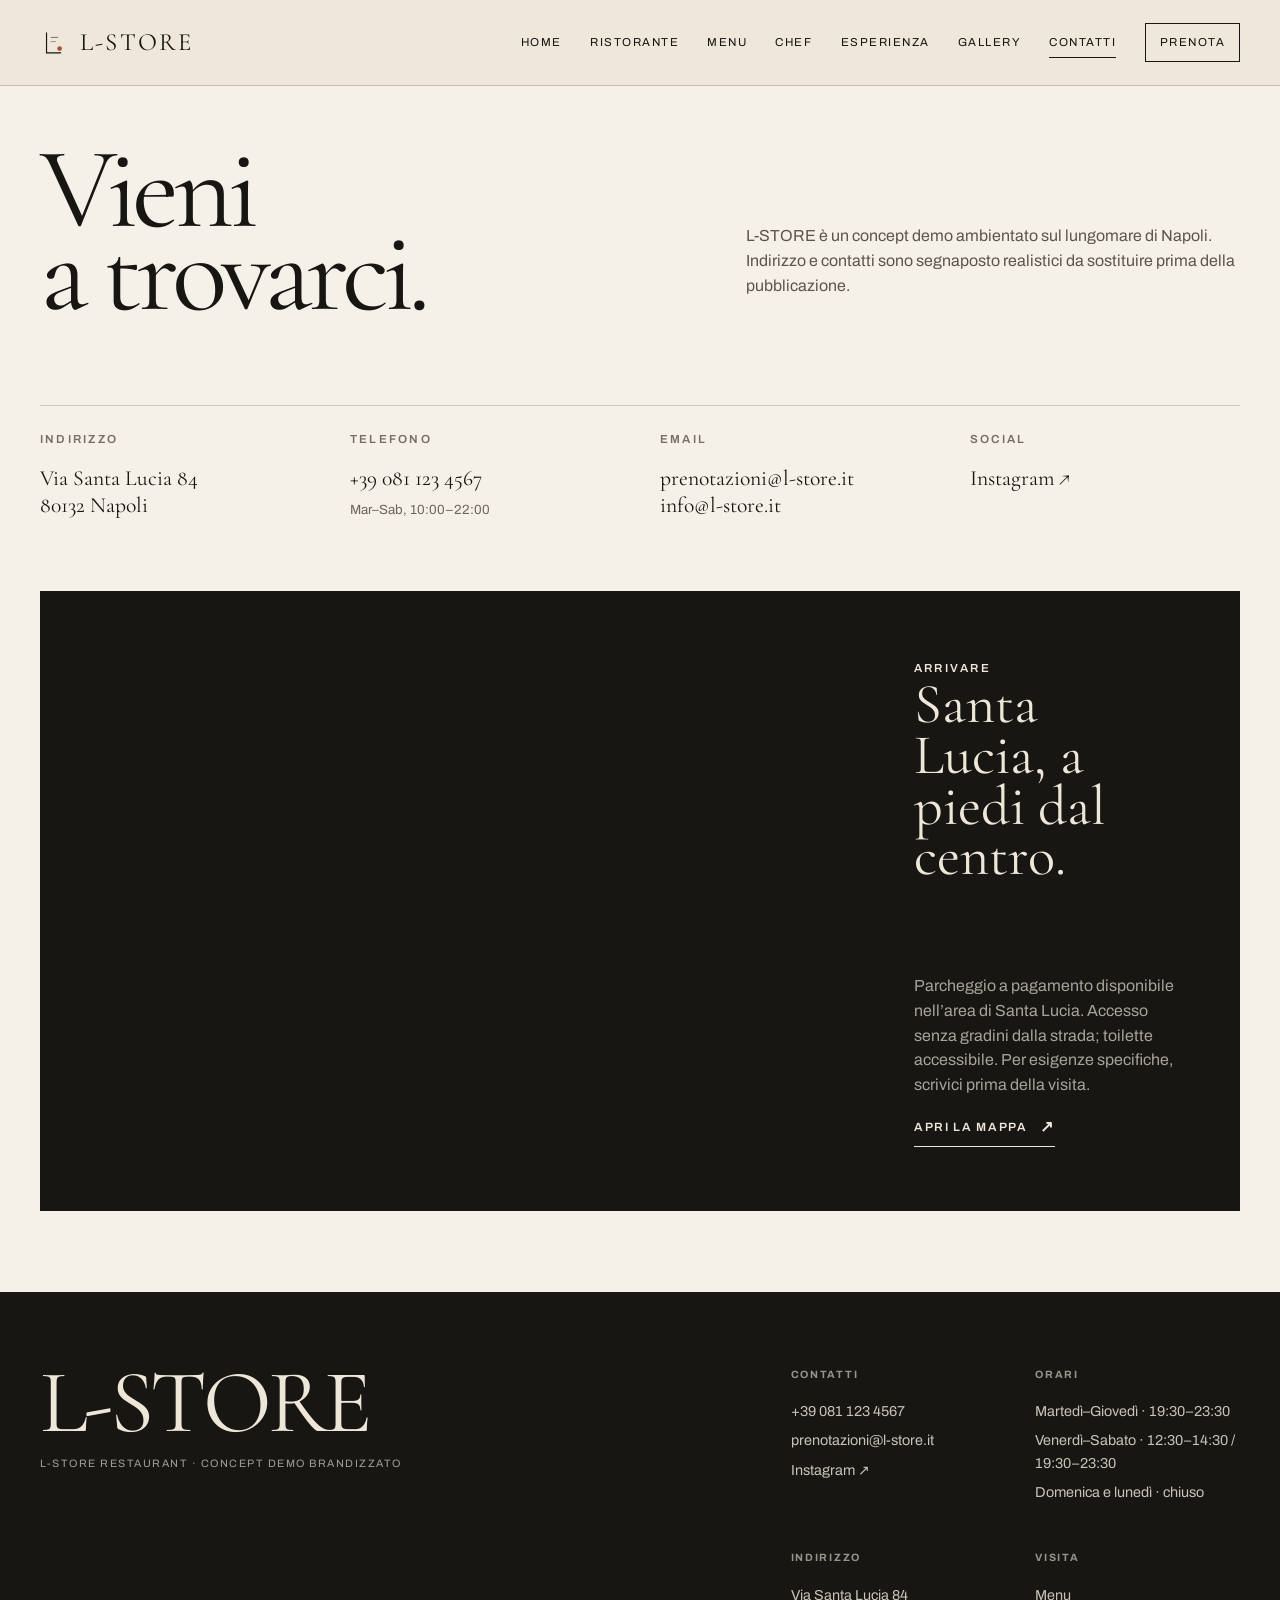
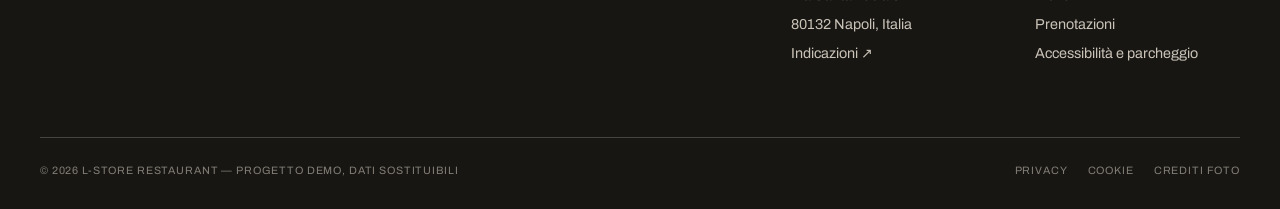
<file: contatti.html>
<!doctype html>
<html lang="it"><head>
<meta charset="utf-8"><meta name="viewport" content="width=device-width, initial-scale=1, viewport-fit=cover">
<title>Contatti — L-Store Restaurant</title><meta name="description" content="Indirizzo, orari, telefono, email, accessibilità e indicazioni per L-STORE a Napoli.">
<link rel="canonical" href="https://www.l-store.it/contatti.html"><link rel="icon" href="assets/img/favicon.svg" type="image/svg+xml">
<meta property="og:type" content="website"><meta property="og:title" content="Contatti — L-Store Restaurant"><meta property="og:description" content="Indirizzo, orari, telefono, email, accessibilità e indicazioni per L-STORE a Napoli."><meta property="og:image" content="https://images.unsplash.com/photo-1750943031775-f18a5dba24c3?auto=format&fit=crop&q=82&w=2200"><meta property="og:locale" content="it_IT">
<meta name="theme-color" content="#171613"><link rel="stylesheet" href="assets/css/main.css"><script type="application/ld+json">{"@context": "https://schema.org", "@type": "Restaurant", "name": "L-Store Restaurant", "description": "L-Store Restaurant è un concept demo premium brandizzato L-STORE, con cucina italiana contemporanea a Napoli.", "url": "https://www.l-store.it/", "telephone": "+390811234567", "email": "prenotazioni@l-store.it", "servesCuisine": ["Italian", "Contemporary Italian"], "priceRange": "€€€€", "address": {"@type": "PostalAddress", "streetAddress": "Via Santa Lucia 84", "postalCode": "80132", "addressLocality": "Napoli", "addressCountry": "IT"}, "openingHoursSpecification": [{"@type": "OpeningHoursSpecification", "dayOfWeek": ["Tuesday", "Wednesday", "Thursday"], "opens": "19:30", "closes": "23:30"}, {"@type": "OpeningHoursSpecification", "dayOfWeek": ["Friday", "Saturday"], "opens": "12:30", "closes": "14:30"}, {"@type": "OpeningHoursSpecification", "dayOfWeek": ["Friday", "Saturday"], "opens": "19:30", "closes": "23:30"}], "acceptsReservations": "True", "menu": "https://www.l-store.it/menu.html"}</script>
</head><body><a class="skip-link" href="#main">Vai al contenuto</a>
<header class="site-header inner">
  <a class="brand" href="index.html" aria-label="L-Store Restaurant, home"><img class="brand-mark" src="assets/img/logo-mark.svg" alt=""><span>L-STORE</span></a>
  <nav class="desktop-nav" aria-label="Navigazione principale"><a href="index.html">Home</a><a href="ristorante.html">Ristorante</a><a href="menu.html">Menu</a><a href="chef.html">Chef</a><a href="esperienza.html">Esperienza</a><a href="gallery.html">Gallery</a><a href="contatti.html" aria-current="page">Contatti</a><a class="book-link" href="prenotazioni.html">Prenota</a></nav>
  <button class="menu-toggle" type="button" aria-label="Apri menu" aria-expanded="false" aria-controls="mobile-menu"><span></span></button>
</header>
<div class="mobile-menu" id="mobile-menu" aria-hidden="true"><nav aria-label="Navigazione mobile"><a href="index.html">Home</a><a href="ristorante.html">Ristorante</a><a href="menu.html">Menu</a><a href="chef.html">Chef</a><a href="esperienza.html">Esperienza</a><a href="gallery.html">Gallery</a><a href="contatti.html" aria-current="page">Contatti</a><a href="prenotazioni.html">Prenota</a></nav><div class="mobile-menu-meta"><span>Napoli · Italia</span><span>Mar–Sab</span></div></div>
<a class="mobile-book" href="prenotazioni.html">Prenota un tavolo</a><main id="main">
<section class="contact-page"><div class="container"><div class="contact-head"><h1>Vieni<br>a trovarci.</h1><p>L-STORE è un concept demo ambientato sul lungomare di Napoli. Indirizzo e contatti sono segnaposto realistici da sostituire prima della pubblicazione.</p></div><div class="contact-info"><div class="contact-block"><div class="eyebrow">Indirizzo</div><p>Via Santa Lucia 84</p><p>80132 Napoli</p></div><div class="contact-block"><div class="eyebrow">Telefono</div><a href="tel:+390811234567">+39 081 123 4567</a><small>Mar–Sab, 10:00–22:00</small></div><div class="contact-block"><div class="eyebrow">Email</div><a href="mailto:prenotazioni@l-store.it">prenotazioni@l-store.it</a><a href="mailto:info@l-store.it">info@l-store.it</a></div><div class="contact-block"><div class="eyebrow">Social</div><a href="https://instagram.com/" target="_blank" rel="noopener">Instagram ↗</a></div></div><div class="map-wrap"><iframe title="Mappa indicativa del lungomare di Napoli" loading="lazy" src="https://www.openstreetmap.org/export/embed.html?bbox=14.2400%2C40.8240%2C14.2590%2C40.8385&layer=mapnik&marker=40.8299%2C14.2489"></iframe><div class="map-note"><div><span class="eyebrow">Arrivare</span><h2>Santa Lucia, a piedi dal centro.</h2></div><div><p>Parcheggio a pagamento disponibile nell’area di Santa Lucia. Accesso senza gradini dalla strada; toilette accessibile. Per esigenze specifiche, scrivici prima della visita.</p><a class="link-arrow" href="https://www.openstreetmap.org/?mlat=40.8299&mlon=14.2489#map=17/40.8299/14.2489" target="_blank" rel="noopener">Apri la mappa</a></div></div></div></div></section></main><footer class="site-footer">
  <div class="footer-top">
    <div class="footer-brand">L-STORE<small>L-Store Restaurant · Concept demo brandizzato</small></div>
    <div class="footer-info">
      <div class="footer-col"><h3>Contatti</h3><a href="tel:+390811234567">+39 081 123 4567</a><a href="mailto:prenotazioni@l-store.it">prenotazioni@l-store.it</a><a href="https://instagram.com/" target="_blank" rel="noopener">Instagram ↗</a></div>
      <div class="footer-col"><h3>Orari</h3><p>Martedì–Giovedì · 19:30–23:30</p><p>Venerdì–Sabato · 12:30–14:30 / 19:30–23:30</p><p>Domenica e lunedì · chiuso</p></div>
      <div class="footer-col"><h3>Indirizzo</h3><p>Via Santa Lucia 84</p><p>80132 Napoli, Italia</p><a href="contatti.html">Indicazioni ↗</a></div>
      <div class="footer-col"><h3>Visita</h3><a href="menu.html">Menu</a><a href="prenotazioni.html">Prenotazioni</a><a href="contatti.html">Accessibilità e parcheggio</a></div>
    </div>
  </div>
  <div class="footer-bottom"><span>© 2026 L-Store Restaurant — Progetto demo, dati sostituibili</span><div class="footer-bottom-links"><a href="privacy.html">Privacy</a><a href="cookie.html">Cookie</a><a href="credits.html">Crediti foto</a></div></div>
</footer><script src="assets/js/main.js" defer></script></body></html>
</file>
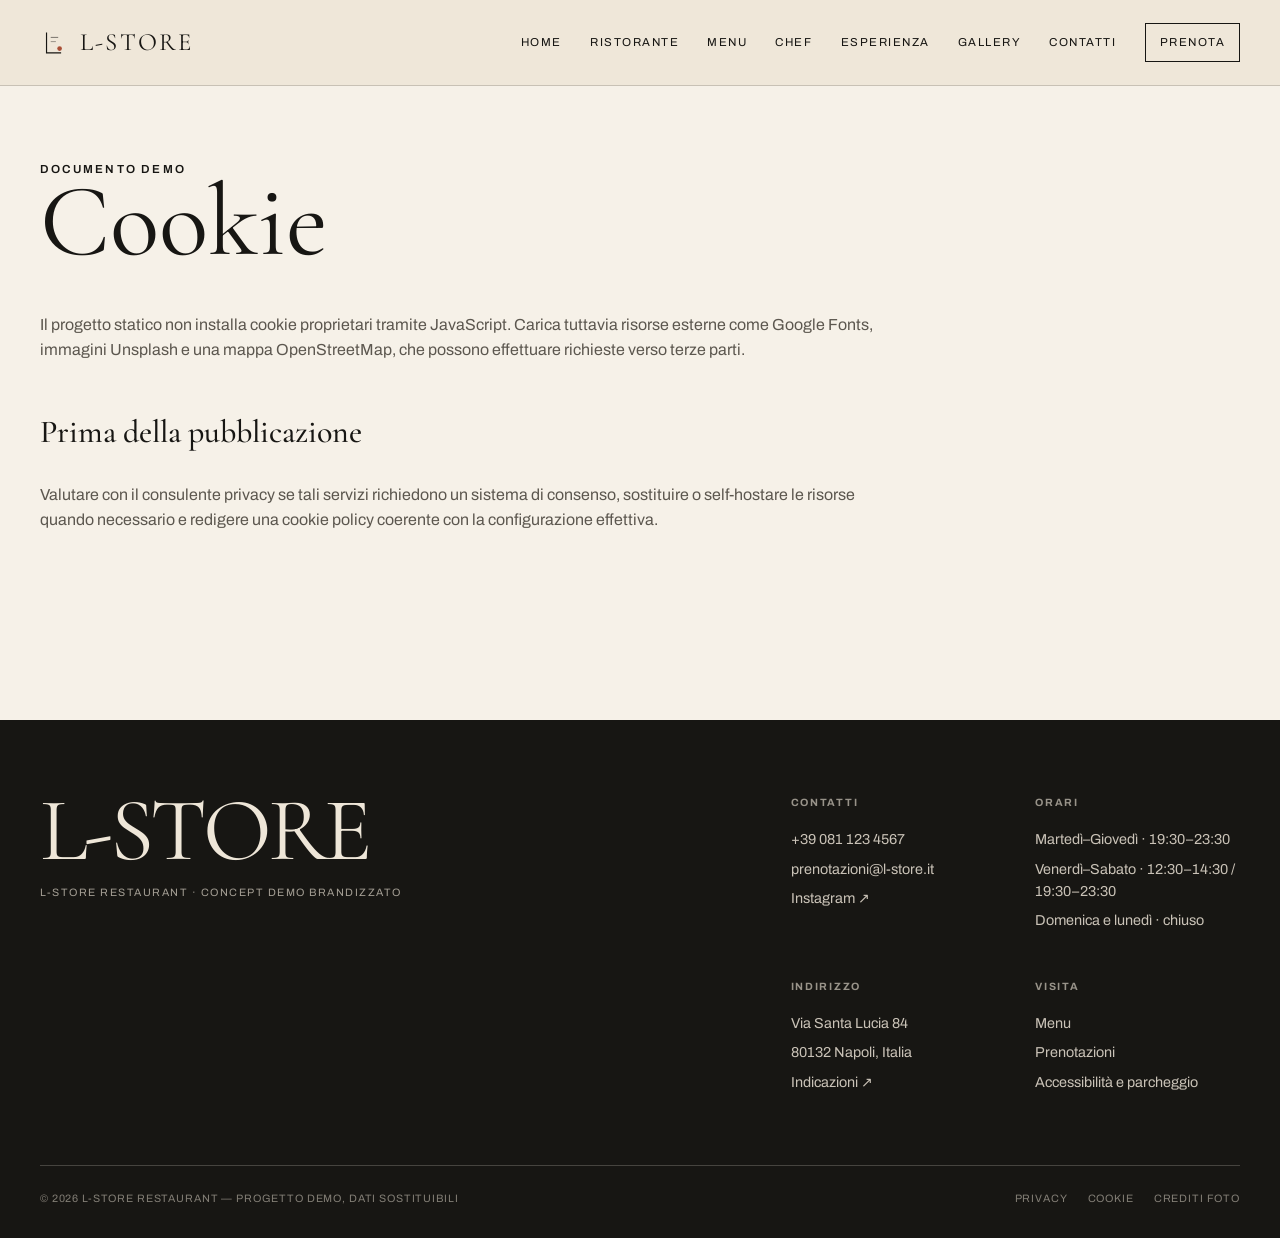
<file: cookie.html>
<!doctype html>
<html lang="it"><head>
<meta charset="utf-8"><meta name="viewport" content="width=device-width, initial-scale=1, viewport-fit=cover">
<title>Cookie — L-Store Restaurant</title><meta name="description" content="Cookie policy demo del progetto L-STORE.">
<link rel="canonical" href="https://www.l-store.it/cookie.html"><link rel="icon" href="assets/img/favicon.svg" type="image/svg+xml">
<meta property="og:type" content="website"><meta property="og:title" content="Cookie — L-Store Restaurant"><meta property="og:description" content="Cookie policy demo del progetto L-STORE."><meta property="og:image" content="https://images.unsplash.com/photo-1750943031775-f18a5dba24c3?auto=format&fit=crop&q=82&w=2200"><meta property="og:locale" content="it_IT">
<meta name="theme-color" content="#171613"><link rel="stylesheet" href="assets/css/main.css"><script type="application/ld+json">{"@context": "https://schema.org", "@type": "Restaurant", "name": "L-Store Restaurant", "description": "L-Store Restaurant è un concept demo premium brandizzato L-STORE, con cucina italiana contemporanea a Napoli.", "url": "https://www.l-store.it/", "telephone": "+390811234567", "email": "prenotazioni@l-store.it", "servesCuisine": ["Italian", "Contemporary Italian"], "priceRange": "€€€€", "address": {"@type": "PostalAddress", "streetAddress": "Via Santa Lucia 84", "postalCode": "80132", "addressLocality": "Napoli", "addressCountry": "IT"}, "openingHoursSpecification": [{"@type": "OpeningHoursSpecification", "dayOfWeek": ["Tuesday", "Wednesday", "Thursday"], "opens": "19:30", "closes": "23:30"}, {"@type": "OpeningHoursSpecification", "dayOfWeek": ["Friday", "Saturday"], "opens": "12:30", "closes": "14:30"}, {"@type": "OpeningHoursSpecification", "dayOfWeek": ["Friday", "Saturday"], "opens": "19:30", "closes": "23:30"}], "acceptsReservations": "True", "menu": "https://www.l-store.it/menu.html"}</script>
</head><body><a class="skip-link" href="#main">Vai al contenuto</a>
<header class="site-header inner">
  <a class="brand" href="index.html" aria-label="L-Store Restaurant, home"><img class="brand-mark" src="assets/img/logo-mark.svg" alt=""><span>L-STORE</span></a>
  <nav class="desktop-nav" aria-label="Navigazione principale"><a href="index.html">Home</a><a href="ristorante.html">Ristorante</a><a href="menu.html">Menu</a><a href="chef.html">Chef</a><a href="esperienza.html">Esperienza</a><a href="gallery.html">Gallery</a><a href="contatti.html">Contatti</a><a class="book-link" href="prenotazioni.html">Prenota</a></nav>
  <button class="menu-toggle" type="button" aria-label="Apri menu" aria-expanded="false" aria-controls="mobile-menu"><span></span></button>
</header>
<div class="mobile-menu" id="mobile-menu" aria-hidden="true"><nav aria-label="Navigazione mobile"><a href="index.html">Home</a><a href="ristorante.html">Ristorante</a><a href="menu.html">Menu</a><a href="chef.html">Chef</a><a href="esperienza.html">Esperienza</a><a href="gallery.html">Gallery</a><a href="contatti.html">Contatti</a><a href="prenotazioni.html">Prenota</a></nav><div class="mobile-menu-meta"><span>Napoli · Italia</span><span>Mar–Sab</span></div></div>
<a class="mobile-book" href="prenotazioni.html">Prenota un tavolo</a><main id="main"><section class="legal"><div class="container"><article><span class="eyebrow">Documento demo</span><h1>Cookie</h1><p>Il progetto statico non installa cookie proprietari tramite JavaScript. Carica tuttavia risorse esterne come Google Fonts, immagini Unsplash e una mappa OpenStreetMap, che possono effettuare richieste verso terze parti.</p><h2>Prima della pubblicazione</h2><p>Valutare con il consulente privacy se tali servizi richiedono un sistema di consenso, sostituire o self-hostare le risorse quando necessario e redigere una cookie policy coerente con la configurazione effettiva.</p></article></div></section></main><footer class="site-footer">
  <div class="footer-top">
    <div class="footer-brand">L-STORE<small>L-Store Restaurant · Concept demo brandizzato</small></div>
    <div class="footer-info">
      <div class="footer-col"><h3>Contatti</h3><a href="tel:+390811234567">+39 081 123 4567</a><a href="mailto:prenotazioni@l-store.it">prenotazioni@l-store.it</a><a href="https://instagram.com/" target="_blank" rel="noopener">Instagram ↗</a></div>
      <div class="footer-col"><h3>Orari</h3><p>Martedì–Giovedì · 19:30–23:30</p><p>Venerdì–Sabato · 12:30–14:30 / 19:30–23:30</p><p>Domenica e lunedì · chiuso</p></div>
      <div class="footer-col"><h3>Indirizzo</h3><p>Via Santa Lucia 84</p><p>80132 Napoli, Italia</p><a href="contatti.html">Indicazioni ↗</a></div>
      <div class="footer-col"><h3>Visita</h3><a href="menu.html">Menu</a><a href="prenotazioni.html">Prenotazioni</a><a href="contatti.html">Accessibilità e parcheggio</a></div>
    </div>
  </div>
  <div class="footer-bottom"><span>© 2026 L-Store Restaurant — Progetto demo, dati sostituibili</span><div class="footer-bottom-links"><a href="privacy.html">Privacy</a><a href="cookie.html">Cookie</a><a href="credits.html">Crediti foto</a></div></div>
</footer><script src="assets/js/main.js" defer></script></body></html>
</file>
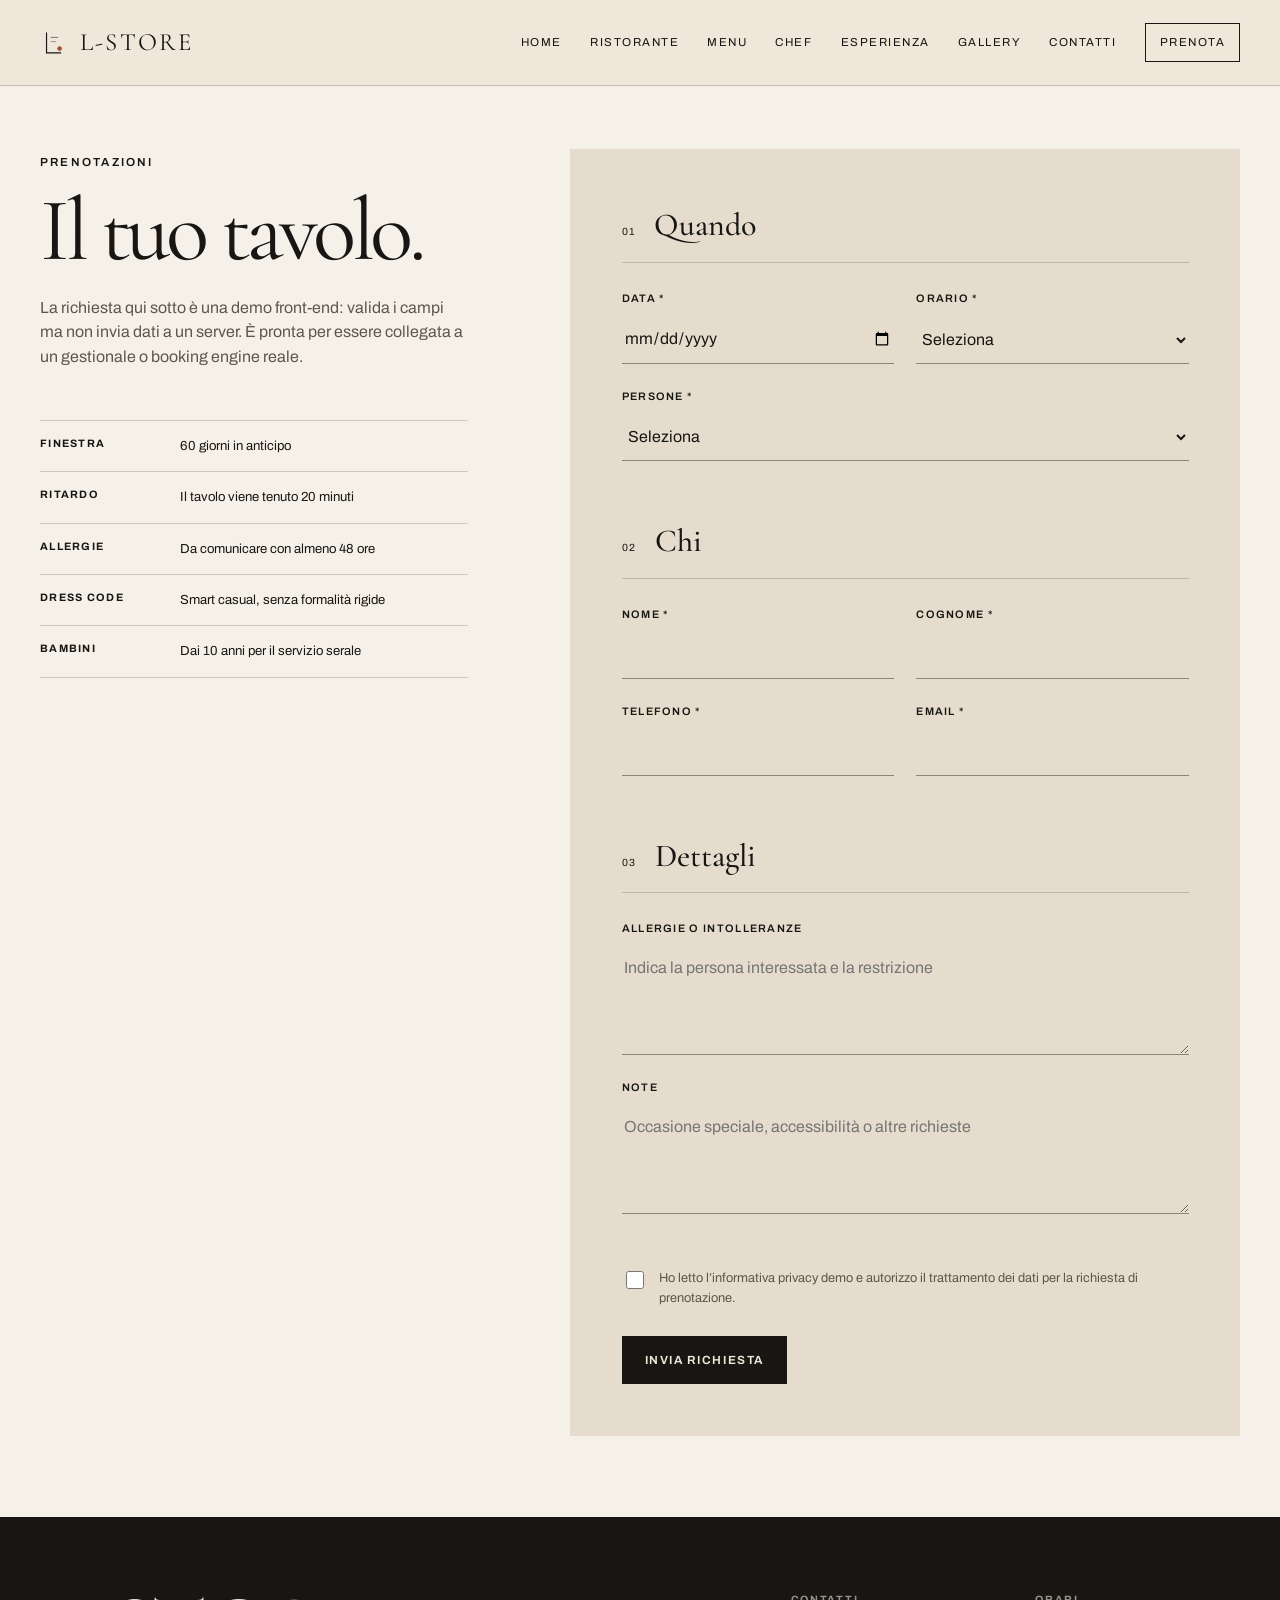
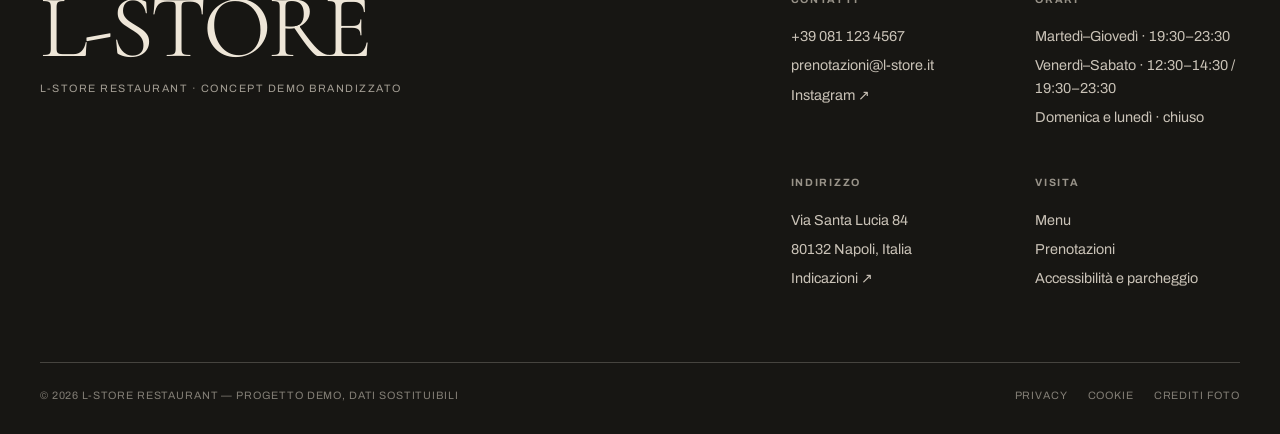
<file: prenotazioni.html>
<!doctype html>
<html lang="it"><head>
<meta charset="utf-8"><meta name="viewport" content="width=device-width, initial-scale=1, viewport-fit=cover">
<title>Prenotazioni — L-Store Restaurant</title><meta name="description" content="Richiedi un tavolo da L-STORE. Form demo pronto per l’integrazione con un sistema di prenotazione reale.">
<link rel="canonical" href="https://www.l-store.it/prenotazioni.html"><link rel="icon" href="assets/img/favicon.svg" type="image/svg+xml">
<meta property="og:type" content="website"><meta property="og:title" content="Prenotazioni — L-Store Restaurant"><meta property="og:description" content="Richiedi un tavolo da L-STORE. Form demo pronto per l’integrazione con un sistema di prenotazione reale."><meta property="og:image" content="https://images.unsplash.com/photo-1750943031775-f18a5dba24c3?auto=format&fit=crop&q=82&w=2200"><meta property="og:locale" content="it_IT">
<meta name="theme-color" content="#171613"><link rel="stylesheet" href="assets/css/main.css"><script type="application/ld+json">{"@context": "https://schema.org", "@type": "Restaurant", "name": "L-Store Restaurant", "description": "L-Store Restaurant è un concept demo premium brandizzato L-STORE, con cucina italiana contemporanea a Napoli.", "url": "https://www.l-store.it/", "telephone": "+390811234567", "email": "prenotazioni@l-store.it", "servesCuisine": ["Italian", "Contemporary Italian"], "priceRange": "€€€€", "address": {"@type": "PostalAddress", "streetAddress": "Via Santa Lucia 84", "postalCode": "80132", "addressLocality": "Napoli", "addressCountry": "IT"}, "openingHoursSpecification": [{"@type": "OpeningHoursSpecification", "dayOfWeek": ["Tuesday", "Wednesday", "Thursday"], "opens": "19:30", "closes": "23:30"}, {"@type": "OpeningHoursSpecification", "dayOfWeek": ["Friday", "Saturday"], "opens": "12:30", "closes": "14:30"}, {"@type": "OpeningHoursSpecification", "dayOfWeek": ["Friday", "Saturday"], "opens": "19:30", "closes": "23:30"}], "acceptsReservations": "True", "menu": "https://www.l-store.it/menu.html"}</script>
</head><body><a class="skip-link" href="#main">Vai al contenuto</a>
<header class="site-header inner">
  <a class="brand" href="index.html" aria-label="L-Store Restaurant, home"><img class="brand-mark" src="assets/img/logo-mark.svg" alt=""><span>L-STORE</span></a>
  <nav class="desktop-nav" aria-label="Navigazione principale"><a href="index.html">Home</a><a href="ristorante.html">Ristorante</a><a href="menu.html">Menu</a><a href="chef.html">Chef</a><a href="esperienza.html">Esperienza</a><a href="gallery.html">Gallery</a><a href="contatti.html">Contatti</a><a class="book-link" href="prenotazioni.html">Prenota</a></nav>
  <button class="menu-toggle" type="button" aria-label="Apri menu" aria-expanded="false" aria-controls="mobile-menu"><span></span></button>
</header>
<div class="mobile-menu" id="mobile-menu" aria-hidden="true"><nav aria-label="Navigazione mobile"><a href="index.html">Home</a><a href="ristorante.html">Ristorante</a><a href="menu.html">Menu</a><a href="chef.html">Chef</a><a href="esperienza.html">Esperienza</a><a href="gallery.html">Gallery</a><a href="contatti.html">Contatti</a><a href="prenotazioni.html">Prenota</a></nav><div class="mobile-menu-meta"><span>Napoli · Italia</span><span>Mar–Sab</span></div></div>
<a class="mobile-book" href="prenotazioni.html">Prenota un tavolo</a><main id="main">
<section class="booking-page"><div class="container booking-grid"><div class="booking-intro"><span class="eyebrow">Prenotazioni</span><h1>Il tuo tavolo.</h1><p>La richiesta qui sotto è una demo front-end: valida i campi ma non invia dati a un server. È pronta per essere collegata a un gestionale o booking engine reale.</p><div class="booking-policies"><div><strong>Finestra</strong><span>60 giorni in anticipo</span></div><div><strong>Ritardo</strong><span>Il tavolo viene tenuto 20 minuti</span></div><div><strong>Allergie</strong><span>Da comunicare con almeno 48 ore</span></div><div><strong>Dress code</strong><span>Smart casual, senza formalità rigide</span></div><div><strong>Bambini</strong><span>Dai 10 anni per il servizio serale</span></div></div></div><form class="booking-form" id="reservation-form" novalidate><div class="form-step"><div class="form-step-head"><span>01</span><h2>Quando</h2></div><div class="form-grid"><div class="field"><label for="date">Data *</label><input type="date" id="date" name="date" required></div><div class="field"><label for="time">Orario *</label><select id="time" name="time" required><option value="">Seleziona</option><option>19:30</option><option>20:00</option><option>20:30</option><option>21:00</option><option>21:30</option></select></div><div class="field full"><label for="guests">Persone *</label><select id="guests" name="guests" required><option value="">Seleziona</option><option>1</option><option>2</option><option>3</option><option>4</option><option>5</option><option>6</option><option>7</option><option>8</option></select></div></div></div><div class="form-step"><div class="form-step-head"><span>02</span><h2>Chi</h2></div><div class="form-grid"><div class="field"><label for="firstName">Nome *</label><input id="firstName" name="firstName" autocomplete="given-name" required></div><div class="field"><label for="lastName">Cognome *</label><input id="lastName" name="lastName" autocomplete="family-name" required></div><div class="field"><label for="phone">Telefono *</label><input id="phone" name="phone" type="tel" autocomplete="tel" required></div><div class="field"><label for="email">Email *</label><input id="email" name="email" type="email" autocomplete="email" required></div></div></div><div class="form-step"><div class="form-step-head"><span>03</span><h2>Dettagli</h2></div><div class="form-grid"><div class="field full"><label for="allergies">Allergie o intolleranze</label><textarea id="allergies" name="allergies" placeholder="Indica la persona interessata e la restrizione"></textarea></div><div class="field full"><label for="notes">Note</label><textarea id="notes" name="notes" placeholder="Occasione speciale, accessibilità o altre richieste"></textarea></div></div></div><label class="form-consent"><input type="checkbox" id="consent" required><span>Ho letto l’informativa privacy demo e autorizzo il trattamento dei dati per la richiesta di prenotazione.</span></label><button class="button solid" type="submit">Invia richiesta</button><div class="form-status" role="status" aria-live="polite" tabindex="-1"></div></form></div></section></main><footer class="site-footer">
  <div class="footer-top">
    <div class="footer-brand">L-STORE<small>L-Store Restaurant · Concept demo brandizzato</small></div>
    <div class="footer-info">
      <div class="footer-col"><h3>Contatti</h3><a href="tel:+390811234567">+39 081 123 4567</a><a href="mailto:prenotazioni@l-store.it">prenotazioni@l-store.it</a><a href="https://instagram.com/" target="_blank" rel="noopener">Instagram ↗</a></div>
      <div class="footer-col"><h3>Orari</h3><p>Martedì–Giovedì · 19:30–23:30</p><p>Venerdì–Sabato · 12:30–14:30 / 19:30–23:30</p><p>Domenica e lunedì · chiuso</p></div>
      <div class="footer-col"><h3>Indirizzo</h3><p>Via Santa Lucia 84</p><p>80132 Napoli, Italia</p><a href="contatti.html">Indicazioni ↗</a></div>
      <div class="footer-col"><h3>Visita</h3><a href="menu.html">Menu</a><a href="prenotazioni.html">Prenotazioni</a><a href="contatti.html">Accessibilità e parcheggio</a></div>
    </div>
  </div>
  <div class="footer-bottom"><span>© 2026 L-Store Restaurant — Progetto demo, dati sostituibili</span><div class="footer-bottom-links"><a href="privacy.html">Privacy</a><a href="cookie.html">Cookie</a><a href="credits.html">Crediti foto</a></div></div>
</footer><script src="assets/js/main.js" defer></script></body></html>
</file>
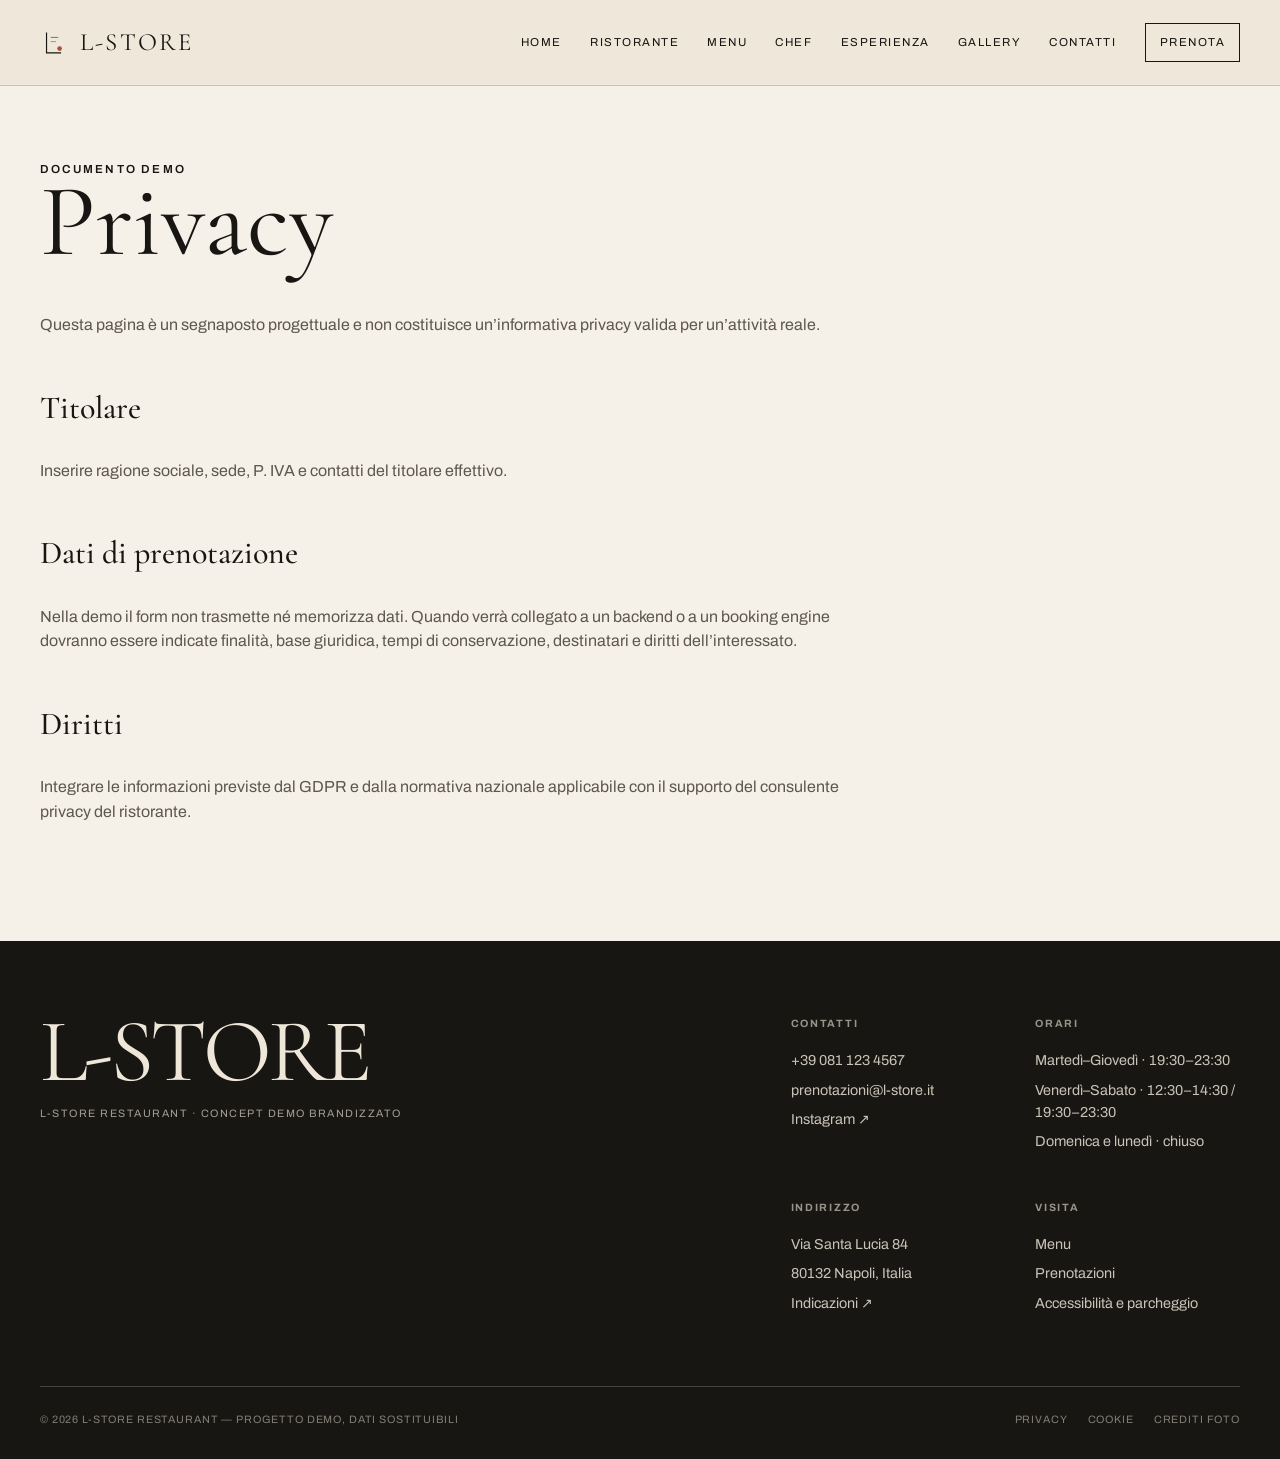
<file: privacy.html>
<!doctype html>
<html lang="it"><head>
<meta charset="utf-8"><meta name="viewport" content="width=device-width, initial-scale=1, viewport-fit=cover">
<title>Privacy — L-Store Restaurant</title><meta name="description" content="Pagina privacy demo del progetto L-STORE.">
<link rel="canonical" href="https://www.l-store.it/privacy.html"><link rel="icon" href="assets/img/favicon.svg" type="image/svg+xml">
<meta property="og:type" content="website"><meta property="og:title" content="Privacy — L-Store Restaurant"><meta property="og:description" content="Pagina privacy demo del progetto L-STORE."><meta property="og:image" content="https://images.unsplash.com/photo-1750943031775-f18a5dba24c3?auto=format&fit=crop&q=82&w=2200"><meta property="og:locale" content="it_IT">
<meta name="theme-color" content="#171613"><link rel="stylesheet" href="assets/css/main.css"><script type="application/ld+json">{"@context": "https://schema.org", "@type": "Restaurant", "name": "L-Store Restaurant", "description": "L-Store Restaurant è un concept demo premium brandizzato L-STORE, con cucina italiana contemporanea a Napoli.", "url": "https://www.l-store.it/", "telephone": "+390811234567", "email": "prenotazioni@l-store.it", "servesCuisine": ["Italian", "Contemporary Italian"], "priceRange": "€€€€", "address": {"@type": "PostalAddress", "streetAddress": "Via Santa Lucia 84", "postalCode": "80132", "addressLocality": "Napoli", "addressCountry": "IT"}, "openingHoursSpecification": [{"@type": "OpeningHoursSpecification", "dayOfWeek": ["Tuesday", "Wednesday", "Thursday"], "opens": "19:30", "closes": "23:30"}, {"@type": "OpeningHoursSpecification", "dayOfWeek": ["Friday", "Saturday"], "opens": "12:30", "closes": "14:30"}, {"@type": "OpeningHoursSpecification", "dayOfWeek": ["Friday", "Saturday"], "opens": "19:30", "closes": "23:30"}], "acceptsReservations": "True", "menu": "https://www.l-store.it/menu.html"}</script>
</head><body><a class="skip-link" href="#main">Vai al contenuto</a>
<header class="site-header inner">
  <a class="brand" href="index.html" aria-label="L-Store Restaurant, home"><img class="brand-mark" src="assets/img/logo-mark.svg" alt=""><span>L-STORE</span></a>
  <nav class="desktop-nav" aria-label="Navigazione principale"><a href="index.html">Home</a><a href="ristorante.html">Ristorante</a><a href="menu.html">Menu</a><a href="chef.html">Chef</a><a href="esperienza.html">Esperienza</a><a href="gallery.html">Gallery</a><a href="contatti.html">Contatti</a><a class="book-link" href="prenotazioni.html">Prenota</a></nav>
  <button class="menu-toggle" type="button" aria-label="Apri menu" aria-expanded="false" aria-controls="mobile-menu"><span></span></button>
</header>
<div class="mobile-menu" id="mobile-menu" aria-hidden="true"><nav aria-label="Navigazione mobile"><a href="index.html">Home</a><a href="ristorante.html">Ristorante</a><a href="menu.html">Menu</a><a href="chef.html">Chef</a><a href="esperienza.html">Esperienza</a><a href="gallery.html">Gallery</a><a href="contatti.html">Contatti</a><a href="prenotazioni.html">Prenota</a></nav><div class="mobile-menu-meta"><span>Napoli · Italia</span><span>Mar–Sab</span></div></div>
<a class="mobile-book" href="prenotazioni.html">Prenota un tavolo</a><main id="main"><section class="legal"><div class="container"><article><span class="eyebrow">Documento demo</span><h1>Privacy</h1><p>Questa pagina è un segnaposto progettuale e non costituisce un’informativa privacy valida per un’attività reale.</p><h2>Titolare</h2><p>Inserire ragione sociale, sede, P. IVA e contatti del titolare effettivo.</p><h2>Dati di prenotazione</h2><p>Nella demo il form non trasmette né memorizza dati. Quando verrà collegato a un backend o a un booking engine dovranno essere indicate finalità, base giuridica, tempi di conservazione, destinatari e diritti dell’interessato.</p><h2>Diritti</h2><p>Integrare le informazioni previste dal GDPR e dalla normativa nazionale applicabile con il supporto del consulente privacy del ristorante.</p></article></div></section></main><footer class="site-footer">
  <div class="footer-top">
    <div class="footer-brand">L-STORE<small>L-Store Restaurant · Concept demo brandizzato</small></div>
    <div class="footer-info">
      <div class="footer-col"><h3>Contatti</h3><a href="tel:+390811234567">+39 081 123 4567</a><a href="mailto:prenotazioni@l-store.it">prenotazioni@l-store.it</a><a href="https://instagram.com/" target="_blank" rel="noopener">Instagram ↗</a></div>
      <div class="footer-col"><h3>Orari</h3><p>Martedì–Giovedì · 19:30–23:30</p><p>Venerdì–Sabato · 12:30–14:30 / 19:30–23:30</p><p>Domenica e lunedì · chiuso</p></div>
      <div class="footer-col"><h3>Indirizzo</h3><p>Via Santa Lucia 84</p><p>80132 Napoli, Italia</p><a href="contatti.html">Indicazioni ↗</a></div>
      <div class="footer-col"><h3>Visita</h3><a href="menu.html">Menu</a><a href="prenotazioni.html">Prenotazioni</a><a href="contatti.html">Accessibilità e parcheggio</a></div>
    </div>
  </div>
  <div class="footer-bottom"><span>© 2026 L-Store Restaurant — Progetto demo, dati sostituibili</span><div class="footer-bottom-links"><a href="privacy.html">Privacy</a><a href="cookie.html">Cookie</a><a href="credits.html">Crediti foto</a></div></div>
</footer><script src="assets/js/main.js" defer></script></body></html>
</file>
<file: assets/css/main.css>
@import url('https://fonts.googleapis.com/css2?family=Archivo:wdth,wght@75..125,300..700&family=Cormorant+Garamond:ital,wght@0,400;0,500;0,600;1,400&display=swap');

:root{
  --ink:#171613;
  --ink-2:#24221d;
  --paper:#eee6d8;
  --paper-2:#f6f1e8;
  --sage:#626958;
  --terra:#a94f36;
  --wine:#5e3135;
  --line:rgba(23,22,19,.18);
  --line-light:rgba(238,230,216,.22);
  --display:'Cormorant Garamond', Georgia, serif;
  --sans:'Archivo', 'Helvetica Neue', Arial, sans-serif;
  --ease:cubic-bezier(.22,.7,.18,1);
  --gutter:clamp(20px,3vw,54px);
  --content:1600px;
  --header-h:86px;
}
*{box-sizing:border-box}
html{scroll-behavior:smooth;background:var(--ink)}
body{margin:0;background:var(--paper);color:var(--ink);font-family:var(--sans);font-size:16px;line-height:1.55;overflow-x:hidden}
body.menu-open{overflow:hidden}
::selection{background:var(--terra);color:#fff}
a{color:inherit;text-decoration:none}
img{display:block;width:100%;height:auto}
button,input,select,textarea{font:inherit}
button{color:inherit}
:focus-visible{outline:2px solid var(--terra);outline-offset:4px}
.skip-link{position:fixed;left:16px;top:-80px;z-index:999;background:var(--paper-2);padding:12px 18px;transition:top .2s}.skip-link:focus{top:16px}
.container{width:min(calc(100% - 2*var(--gutter)),var(--content));margin-inline:auto}
.eyebrow{font-size:.73rem;letter-spacing:.19em;text-transform:uppercase;font-weight:600}
.display{font-family:var(--display);font-weight:400;letter-spacing:-.035em;line-height:.94}
.rule{height:1px;background:var(--line);width:100%}
.link-arrow{display:inline-flex;align-items:center;gap:12px;text-transform:uppercase;letter-spacing:.14em;font-size:.75rem;font-weight:600;padding-bottom:6px;border-bottom:1px solid currentColor}
.link-arrow::after{content:'↗';font-size:1rem;transition:transform .25s var(--ease)}
.link-arrow:hover::after{transform:translate(3px,-3px)}
.button{min-height:48px;display:inline-flex;align-items:center;justify-content:center;border:1px solid currentColor;padding:0 22px;text-transform:uppercase;letter-spacing:.13em;font-size:.74rem;font-weight:650;background:transparent;cursor:pointer;transition:background .25s,color .25s,transform .25s}
.button:hover{background:var(--ink);color:var(--paper);transform:translateY(-1px)}
.button.light:hover{background:var(--paper);color:var(--ink)}
.button.solid{background:var(--ink);color:var(--paper);border-color:var(--ink)}
.button.solid:hover{background:var(--terra);border-color:var(--terra)}
.image-wrap{overflow:hidden;background:#d6cdbf}
.image-wrap img{height:100%;object-fit:cover;transition:transform 1.1s var(--ease)}
.image-wrap:hover img{transform:scale(1.025)}
[data-reveal]{opacity:0;transform:translateY(24px);transition:opacity .8s var(--ease),transform .8s var(--ease)}
[data-reveal].is-visible{opacity:1;transform:none}
@media (prefers-reduced-motion:reduce){html{scroll-behavior:auto}*,*::before,*::after{animation-duration:.001ms!important;animation-iteration-count:1!important;transition-duration:.001ms!important;scroll-behavior:auto!important}[data-reveal]{opacity:1;transform:none}}

/* Header */
.site-header{position:fixed;inset:0 0 auto;z-index:100;display:flex;align-items:center;height:var(--header-h);padding:0 var(--gutter);color:var(--paper);mix-blend-mode:normal;transition:background .35s,color .35s,border-color .35s;border-bottom:1px solid transparent}
.site-header.scrolled,.site-header.inner{background:rgba(238,230,216,.94);backdrop-filter:blur(16px);color:var(--ink);border-color:var(--line)}
.site-header.scrolled .brand-mark,.site-header.inner .brand-mark{filter:none}
.brand{display:inline-flex;align-items:center;gap:12px;font-family:var(--display);font-size:1.55rem;letter-spacing:.09em;line-height:1}
.brand-mark{width:28px;height:28px;filter:brightness(0) invert(1);transition:filter .25s}
.desktop-nav{margin-left:auto;display:flex;align-items:center;gap:clamp(18px,2.2vw,42px)}
.desktop-nav a{font-size:.72rem;letter-spacing:.13em;text-transform:uppercase;position:relative}
.desktop-nav a:not(.book-link)::after{content:'';position:absolute;left:0;right:100%;bottom:-7px;height:1px;background:currentColor;transition:right .25s var(--ease)}
.desktop-nav a:hover::after,.desktop-nav a[aria-current="page"]::after{right:0}
.book-link{border:1px solid currentColor;padding:10px 14px}
.menu-toggle{display:none;margin-left:auto;background:none;border:0;width:46px;height:46px;padding:0;position:relative;cursor:pointer}
.menu-toggle span,.menu-toggle::before{content:'';position:absolute;left:11px;right:11px;height:1px;background:currentColor;transition:transform .35s var(--ease),top .35s var(--ease)}
.menu-toggle span{top:19px}.menu-toggle::before{top:27px}
.menu-open .menu-toggle span{top:23px;transform:rotate(45deg)}.menu-open .menu-toggle::before{top:23px;transform:rotate(-45deg)}
.mobile-menu{position:fixed;z-index:90;inset:0;background:var(--ink);color:var(--paper);padding:calc(var(--header-h) + 30px) var(--gutter) 32px;transform:translateY(-102%);transition:transform .55s var(--ease);display:flex;flex-direction:column;justify-content:space-between}
.menu-open .mobile-menu{transform:none}
.mobile-menu nav{display:grid;gap:3px}
.mobile-menu nav a{font-family:var(--display);font-size:clamp(2.5rem,12vw,4.6rem);line-height:.92;border-bottom:1px solid var(--line-light);padding:7px 0}
.mobile-menu-meta{display:flex;justify-content:space-between;gap:22px;font-size:.72rem;text-transform:uppercase;letter-spacing:.12em;opacity:.75}
.mobile-book{display:none}

/* Homepage hero */
.home-hero{min-height:100svh;background:var(--ink);color:var(--paper);display:grid;grid-template-columns:minmax(0,1.38fr) minmax(410px,.92fr);position:relative}
.home-hero__visual{position:relative;overflow:hidden;min-height:100vh}
.home-hero__visual img{position:absolute;inset:0;height:100%;object-fit:cover;object-position:center 54%;filter:saturate(.82) contrast(1.05)}
.home-hero__visual::after{content:'';position:absolute;inset:0;background:linear-gradient(90deg,rgba(0,0,0,.02),rgba(0,0,0,.15) 72%,rgba(0,0,0,.32))}
.home-hero__copy{padding:calc(var(--header-h) + 8vh) clamp(34px,5vw,90px) 8vh;display:flex;flex-direction:column;justify-content:flex-end;background:var(--ink)}
.home-hero__kicker{display:flex;align-items:center;gap:14px;margin-bottom:auto;padding-top:2vh;font-size:.72rem;letter-spacing:.16em;text-transform:uppercase;opacity:.8}
.home-hero__kicker::before{content:'';width:34px;height:1px;background:currentColor}
.home-hero h1{font-family:var(--display);font-size:clamp(5.6rem,8vw,10rem);font-weight:400;line-height:.72;letter-spacing:-.055em;margin:0 0 36px;max-width:7ch}
.home-hero h1 em{font-weight:400;color:#d6a18d}
.home-hero__claim{max-width:29ch;font-size:clamp(1.05rem,1.3vw,1.3rem);font-weight:330;margin:0 0 32px;color:rgba(238,230,216,.82)}
.home-hero__actions{display:flex;align-items:center;gap:24px;flex-wrap:wrap}
.scroll-cue{position:absolute;z-index:2;bottom:30px;left:var(--gutter);font-size:.67rem;letter-spacing:.16em;text-transform:uppercase;writing-mode:vertical-rl;transform:rotate(180deg);opacity:.7}

/* Home sections */
.intro-manifesto{padding:clamp(100px,13vw,220px) 0;background:var(--paper-2)}
.intro-manifesto .container{display:grid;grid-template-columns:.55fr 1.45fr;gap:8vw;align-items:start}
.manifesto-copy{font-family:var(--display);font-size:clamp(3.2rem,5.8vw,7.7rem);line-height:.9;letter-spacing:-.045em;margin:0;max-width:13ch}
.manifesto-side{padding-top:10px;max-width:32rem}
.manifesto-side p{font-size:1.06rem;color:#555047;margin:25px 0 0}

.story-split{display:grid;grid-template-columns:1.05fr .95fr;min-height:790px;background:var(--paper)}
.story-split__image{min-height:760px}
.story-split__copy{padding:clamp(60px,8vw,145px);display:flex;flex-direction:column;justify-content:center}
.story-split__copy h2{font-family:var(--display);font-size:clamp(3.5rem,5.5vw,7rem);font-weight:400;line-height:.9;letter-spacing:-.045em;margin:25px 0 34px}
.story-split__copy p{max-width:35rem;color:#565149;font-size:1.03rem}
.story-split__copy .link-arrow{margin-top:35px;align-self:flex-start}

.signature{background:var(--ink);color:var(--paper);padding:clamp(100px,12vw,190px) 0}
.signature-head{display:grid;grid-template-columns:1fr 1fr;gap:5vw;align-items:end;margin-bottom:70px}
.signature-head h2{font-family:var(--display);font-size:clamp(4rem,7.7vw,10rem);font-weight:400;line-height:.77;letter-spacing:-.05em;margin:0;max-width:7ch}
.signature-head p{max-width:36rem;color:rgba(238,230,216,.64);justify-self:end}
.signature-grid{display:grid;grid-template-columns:1.2fr .8fr;gap:var(--gutter);align-items:end}
.signature-primary{height:min(72vw,830px)}
.signature-secondary{height:min(46vw,560px);margin-bottom:11vw}
.signature-caption{display:flex;justify-content:space-between;border-top:1px solid var(--line-light);padding-top:18px;margin-top:18px;font-size:.72rem;letter-spacing:.12em;text-transform:uppercase;opacity:.72}

.chef-teaser{padding:clamp(95px,11vw,170px) 0;background:var(--paper)}
.chef-teaser__grid{display:grid;grid-template-columns:.82fr 1.18fr;gap:7vw;align-items:center}
.chef-teaser__portrait{height:min(66vw,780px)}
.chef-teaser__copy h2{font-family:var(--display);font-size:clamp(4rem,7vw,8.5rem);font-weight:400;line-height:.82;letter-spacing:-.05em;margin:20px 0 30px}
.chef-teaser__copy .quote{font-family:var(--display);font-size:clamp(1.7rem,2.4vw,2.7rem);line-height:1.05;margin:0 0 26px;max-width:18ch}
.chef-teaser__copy p:not(.quote){max-width:34rem;color:#5c574f}

.experience-strip{position:relative;min-height:90vh;display:flex;align-items:flex-end;color:white;overflow:hidden}
.experience-strip img{position:absolute;inset:0;height:100%;object-fit:cover;filter:saturate(.65) brightness(.68)}
.experience-strip::after{content:'';position:absolute;inset:0;background:linear-gradient(180deg,rgba(15,13,10,.1),rgba(15,13,10,.76))}
.experience-strip__copy{position:relative;z-index:2;padding:0 var(--gutter) clamp(65px,8vw,120px);width:min(100%,1100px)}
.experience-strip__copy h2{font-family:var(--display);font-size:clamp(4rem,8vw,10rem);font-weight:400;line-height:.8;letter-spacing:-.05em;margin:18px 0 32px;max-width:8ch}
.experience-strip__copy p{max-width:36rem;color:rgba(255,255,255,.78)}

.reserve-band{background:var(--terra);color:#fff;padding:clamp(80px,10vw,140px) 0}
.reserve-band .container{display:grid;grid-template-columns:1.35fr .65fr;gap:6vw;align-items:end}
.reserve-band h2{font-family:var(--display);font-size:clamp(4.2rem,8.8vw,11rem);font-weight:400;line-height:.72;letter-spacing:-.055em;margin:0;max-width:8ch}
.reserve-band p{max-width:28rem;margin:0 0 30px;color:rgba(255,255,255,.8)}

/* Generic inner hero */
.page-hero{min-height:76vh;background:var(--ink);color:var(--paper);display:grid;grid-template-columns:.72fr 1.28fr;padding-top:var(--header-h)}
.page-hero__copy{padding:8vh var(--gutter) 7vh;display:flex;flex-direction:column;justify-content:flex-end}
.page-hero__copy h1{font-family:var(--display);font-size:clamp(5rem,8vw,10rem);font-weight:400;line-height:.75;letter-spacing:-.05em;margin:22px 0 24px}
.page-hero__copy p{max-width:30rem;color:rgba(238,230,216,.68)}
.page-hero__visual{min-height:640px}
.page-hero__visual img{object-position:center}

/* Restaurant */
.editorial{padding:clamp(90px,11vw,170px) 0}
.editorial-grid{display:grid;grid-template-columns:.55fr 1.45fr;gap:9vw}
.editorial-title{font-family:var(--display);font-size:clamp(3rem,5vw,6.3rem);font-weight:400;line-height:.92;letter-spacing:-.04em;margin:0;position:sticky;top:130px}
.editorial-copy{display:grid;grid-template-columns:repeat(2,1fr);gap:3vw 5vw;font-size:1.03rem;color:#514d46}
.editorial-copy p:first-child{font-family:var(--display);font-size:clamp(1.9rem,2.4vw,2.8rem);line-height:1.05;color:var(--ink);grid-column:1/-1;max-width:24ch}
.editorial-image-band{height:72vh;min-height:560px}
.editorial-image-band img{object-position:center 56%}
.values{background:var(--sage);color:var(--paper);padding:clamp(90px,10vw,150px) 0}
.values-list{counter-reset:item;display:grid}
.value-row{display:grid;grid-template-columns:90px 1fr 1fr;gap:3vw;padding:32px 0;border-top:1px solid rgba(238,230,216,.28);align-items:start}
.value-row:last-child{border-bottom:1px solid rgba(238,230,216,.28)}
.value-row::before{counter-increment:item;content:'0' counter(item);font-size:.72rem;letter-spacing:.16em;opacity:.65}
.value-row h3{font-family:var(--display);font-size:clamp(2.2rem,3.2vw,4rem);font-weight:400;line-height:.9;margin:0}
.value-row p{margin:0;max-width:34rem;color:rgba(238,230,216,.72)}

/* Menu */
.menu-intro{padding:clamp(82px,9vw,130px) 0 35px;background:var(--paper-2)}
.menu-intro__grid{display:grid;grid-template-columns:1fr 1fr;gap:7vw;align-items:end}
.menu-intro h2{font-family:var(--display);font-size:clamp(3.6rem,6.5vw,8rem);font-weight:400;line-height:.85;letter-spacing:-.05em;margin:0}
.menu-intro p{max-width:36rem;color:#5b554d}
.menu-tabs-wrap{position:sticky;top:var(--header-h);z-index:20;background:rgba(246,241,232,.95);backdrop-filter:blur(12px);border-top:1px solid var(--line);border-bottom:1px solid var(--line)}
.menu-tabs{display:flex;gap:28px;overflow:auto;scrollbar-width:none;padding:16px 0}.menu-tabs::-webkit-scrollbar{display:none}
.menu-tabs a{flex:0 0 auto;text-transform:uppercase;letter-spacing:.14em;font-size:.71rem;font-weight:600}
.menu-tabs a:hover{color:var(--terra)}
.menu-section{padding:clamp(75px,8vw,120px) 0;border-bottom:1px solid var(--line)}
.menu-section__grid{display:grid;grid-template-columns:.55fr 1.45fr;gap:8vw}
.menu-section h2{font-family:var(--display);font-size:clamp(3rem,5vw,6rem);font-weight:400;line-height:.88;margin:0;position:sticky;top:160px;align-self:start}
.dish-list{display:grid}
.dish{display:grid;grid-template-columns:1fr auto;gap:14px 24px;border-top:1px solid var(--line);padding:22px 0}
.dish:last-child{border-bottom:1px solid var(--line)}
.dish h3{font-family:var(--display);font-size:clamp(1.55rem,2vw,2.15rem);font-weight:500;line-height:1.05;margin:0}
.dish .price{font-family:var(--display);font-size:1.25rem}
.dish p{grid-column:1/2;margin:0;color:#656057;max-width:44rem;font-size:.92rem}
.dish .allergens{grid-column:1/-1;font-size:.65rem;text-transform:uppercase;letter-spacing:.13em;color:#8b8276}
.tasting{background:var(--wine);color:var(--paper)}
.tasting .menu-section__grid{align-items:start}
.tasting .dish{border-color:rgba(238,230,216,.22)}
.tasting .dish p,.tasting .dish .allergens{color:rgba(238,230,216,.68)}
.menu-note{padding:55px 0;background:var(--paper-2);color:#5e584f}
.menu-note p{max-width:70rem;font-size:.9rem}

/* Chef */
.chef-profile{display:grid;grid-template-columns:1fr 1fr;min-height:100vh;background:var(--paper-2)}
.chef-profile__image{min-height:900px;position:sticky;top:0;height:100vh}
.chef-profile__copy{padding:calc(var(--header-h) + 9vh) clamp(38px,7vw,120px) 10vh}
.chef-profile__copy h1{font-family:var(--display);font-size:clamp(5rem,8vw,10rem);font-weight:400;line-height:.76;letter-spacing:-.05em;margin:24px 0 32px}
.chef-profile__lead{font-family:var(--display);font-size:clamp(1.9rem,2.7vw,3.2rem);line-height:1.04;max-width:17ch;margin:0 0 45px}
.chef-profile__copy p{max-width:39rem;color:#59544c}
.chef-facts{margin-top:70px;border-top:1px solid var(--line)}
.chef-fact{display:grid;grid-template-columns:120px 1fr;gap:24px;padding:18px 0;border-bottom:1px solid var(--line)}
.chef-fact span:first-child{font-size:.68rem;letter-spacing:.14em;text-transform:uppercase;color:#786f64}
.chef-fact span:last-child{font-family:var(--display);font-size:1.35rem}

/* Experience */
.experience-hero{min-height:100svh;position:relative;background:var(--ink);color:#fff;display:flex;align-items:flex-end}
.experience-hero img{position:absolute;inset:0;height:100%;object-fit:cover;filter:brightness(.6) saturate(.72)}
.experience-hero::after{content:'';position:absolute;inset:0;background:linear-gradient(180deg,rgba(0,0,0,.06),rgba(0,0,0,.74))}
.experience-hero__copy{position:relative;z-index:2;padding:calc(var(--header-h) + 10vh) var(--gutter) 8vh;max-width:1250px}
.experience-hero h1{font-family:var(--display);font-size:clamp(5rem,10vw,12rem);font-weight:400;line-height:.72;letter-spacing:-.05em;margin:18px 0 30px;max-width:7ch}
.experience-hero p{max-width:36rem;color:rgba(255,255,255,.76)}
.journey{padding:clamp(90px,10vw,150px) 0}
.journey-step{display:grid;grid-template-columns:100px .65fr 1.35fr;gap:4vw;padding:45px 0;border-top:1px solid var(--line);align-items:start}
.journey-step:last-child{border-bottom:1px solid var(--line)}
.journey-step .num{font-size:.7rem;letter-spacing:.16em;color:#81796f}
.journey-step h2{font-family:var(--display);font-size:clamp(2.5rem,4vw,5rem);font-weight:400;line-height:.88;margin:0}
.journey-step p{margin:0;color:#5c574f;max-width:40rem}
.experience-photo-duo{display:grid;grid-template-columns:1.25fr .75fr;gap:var(--gutter);background:var(--ink);padding:var(--gutter)}
.experience-photo-duo .large{height:76vh;min-height:600px}.experience-photo-duo .small{height:54vh;min-height:420px;align-self:end}

/* Gallery */
.gallery-head{padding:calc(var(--header-h) + 8vh) 0 8vh;background:var(--paper-2)}
.gallery-head__grid{display:grid;grid-template-columns:1.3fr .7fr;gap:8vw;align-items:end}
.gallery-head h1{font-family:var(--display);font-size:clamp(5rem,9vw,11rem);font-weight:400;line-height:.73;letter-spacing:-.05em;margin:0}
.gallery-head p{max-width:31rem;color:#5d584f}
.gallery-grid{display:grid;grid-template-columns:repeat(12,1fr);gap:var(--gutter);padding:var(--gutter);background:var(--ink)}
.gallery-item{overflow:hidden;position:relative;min-height:380px;cursor:zoom-in}
.gallery-item img{height:100%;object-fit:cover;filter:saturate(.8);transition:transform .8s var(--ease),filter .4s}
.gallery-item:hover img{transform:scale(1.025);filter:saturate(1)}
.gallery-item:nth-child(1){grid-column:1/8;height:72vh}.gallery-item:nth-child(2){grid-column:9/13;height:48vh;align-self:end}.gallery-item:nth-child(3){grid-column:1/5;height:55vh}.gallery-item:nth-child(4){grid-column:5/13;height:72vh}.gallery-item:nth-child(5){grid-column:1/9;height:62vh}.gallery-item:nth-child(6){grid-column:10/13;height:48vh;align-self:center}.gallery-item:nth-child(7){grid-column:1/6;height:64vh}.gallery-item:nth-child(8){grid-column:6/13;height:64vh}
.lightbox{position:fixed;z-index:200;inset:0;background:rgba(15,14,12,.96);display:none;align-items:center;justify-content:center;padding:5vw}
.lightbox.open{display:flex}.lightbox img{max-width:92vw;max-height:86vh;width:auto;height:auto;object-fit:contain}.lightbox button{position:absolute;right:24px;top:24px;border:1px solid rgba(255,255,255,.45);background:none;color:white;width:48px;height:48px;font-size:1.6rem;cursor:pointer}

/* Reservations */
.booking-page{background:var(--paper-2);min-height:100vh;padding:calc(var(--header-h) + 7vh) 0 9vh}
.booking-grid{display:grid;grid-template-columns:.78fr 1.22fr;gap:8vw}
.booking-intro{position:sticky;top:calc(var(--header-h) + 50px);align-self:start}
.booking-intro h1{font-family:var(--display);font-size:clamp(4.5rem,7vw,8.5rem);font-weight:400;line-height:.78;letter-spacing:-.05em;margin:22px 0 30px}
.booking-intro p{max-width:30rem;color:#5d584f}
.booking-policies{margin-top:50px;border-top:1px solid var(--line)}
.booking-policies div{padding:15px 0;border-bottom:1px solid var(--line);font-size:.82rem;display:grid;grid-template-columns:120px 1fr;gap:20px}.booking-policies strong{text-transform:uppercase;letter-spacing:.12em;font-size:.67rem}
.booking-form{background:#e5dccd;padding:clamp(28px,4vw,64px)}
.form-step{margin-bottom:55px}.form-step:last-of-type{margin-bottom:32px}
.form-step-head{display:flex;align-items:baseline;gap:18px;border-bottom:1px solid var(--line);padding-bottom:12px;margin-bottom:27px}.form-step-head span{font-size:.65rem;letter-spacing:.15em}.form-step-head h2{font-family:var(--display);font-size:2rem;font-weight:500;margin:0}
.form-grid{display:grid;grid-template-columns:repeat(2,1fr);gap:24px 22px}.field.full{grid-column:1/-1}
.field{display:grid;gap:8px}.field label{font-size:.68rem;letter-spacing:.12em;text-transform:uppercase;font-weight:600}.field input,.field select,.field textarea{width:100%;border:0;border-bottom:1px solid #8e8476;background:transparent;padding:11px 2px;border-radius:0;color:var(--ink);min-height:48px}.field textarea{resize:vertical;min-height:110px}.field input:focus,.field select:focus,.field textarea:focus{outline:none;border-color:var(--terra)}
.form-consent{display:flex;gap:12px;align-items:flex-start;font-size:.8rem;color:#5c564d;margin:0 0 28px}.form-consent input{width:18px;height:18px;accent-color:var(--terra);flex:0 0 auto;margin-top:2px}
.form-status{padding:14px 16px;margin-top:18px;border:1px solid transparent;display:none}.form-status.show{display:block}.form-status.success{border-color:var(--sage);background:rgba(98,105,88,.1)}.form-status.error{border-color:var(--terra);background:rgba(169,79,54,.08)}

/* Contacts */
.contact-page{padding:calc(var(--header-h) + 7vh) 0 9vh;background:var(--paper-2)}
.contact-head{display:grid;grid-template-columns:1.1fr .9fr;gap:8vw;align-items:end;margin-bottom:90px}
.contact-head h1{font-family:var(--display);font-size:clamp(5rem,9vw,11rem);font-weight:400;line-height:.72;letter-spacing:-.05em;margin:0}.contact-head p{max-width:33rem;color:#5b554d}
.contact-info{display:grid;grid-template-columns:repeat(4,1fr);gap:var(--gutter);border-top:1px solid var(--line);padding-top:24px;margin-bottom:70px}
.contact-block .eyebrow{color:#776e63;margin-bottom:17px}.contact-block p,.contact-block a{margin:0;display:block;font-family:var(--display);font-size:1.35rem;line-height:1.25}.contact-block small{display:block;color:#6c665e;margin-top:8px}
.map-wrap{display:grid;grid-template-columns:1.35fr .65fr;min-height:620px;background:var(--ink);color:var(--paper)}
.map-wrap iframe{width:100%;height:100%;border:0;filter:grayscale(1) contrast(.9)}
.map-note{padding:clamp(40px,5vw,80px);display:flex;flex-direction:column;justify-content:space-between}.map-note h2{font-family:var(--display);font-size:clamp(3rem,4.4vw,5.2rem);font-weight:400;line-height:.9;margin:0}.map-note p{color:rgba(238,230,216,.68);max-width:27rem}

/* Footer */
.site-footer{background:var(--ink);color:var(--paper);padding:75px var(--gutter) 30px}
.footer-top{display:grid;grid-template-columns:1.2fr .8fr;gap:6vw;padding-bottom:65px;border-bottom:1px solid var(--line-light)}
.footer-brand{font-family:var(--display);font-size:clamp(4rem,7vw,8rem);line-height:.8;letter-spacing:-.04em}
.footer-brand small{font-family:var(--sans);font-size:.67rem;letter-spacing:.14em;text-transform:uppercase;display:block;margin-top:22px;opacity:.65}
.footer-info{display:grid;grid-template-columns:repeat(2,1fr);gap:40px}.footer-col h3{font-size:.66rem;letter-spacing:.16em;text-transform:uppercase;margin:0 0 17px;opacity:.6}.footer-col a,.footer-col p{display:block;margin:0 0 7px;font-size:.9rem;color:rgba(238,230,216,.83)}
.footer-bottom{display:flex;justify-content:space-between;gap:20px;padding-top:25px;font-size:.67rem;letter-spacing:.08em;text-transform:uppercase;color:rgba(238,230,216,.5)}.footer-bottom-links{display:flex;gap:20px;flex-wrap:wrap}

/* Utility pages */
.legal{padding:calc(var(--header-h) + 70px) 0 100px;background:var(--paper-2);min-height:80vh}.legal article{max-width:850px}.legal h1{font-family:var(--display);font-size:clamp(4rem,8vw,8rem);font-weight:400;line-height:.8;margin:0 0 50px}.legal h2{font-family:var(--display);font-size:2rem;font-weight:500;margin-top:45px}.legal p,.legal li{color:#5c574f}

/* Tablet */
@media (max-width:1100px){
  :root{--header-h:76px}
  .desktop-nav{gap:16px}.desktop-nav a{font-size:.64rem}.book-link{padding:9px 10px}
  .home-hero{grid-template-columns:1.15fr .85fr}.home-hero__copy{padding-inline:34px}.home-hero h1{font-size:clamp(5rem,9vw,7.4rem)}
  .page-hero{grid-template-columns:.9fr 1.1fr}.page-hero__copy{padding-inline:30px}
  .contact-info{grid-template-columns:repeat(2,1fr);row-gap:42px}
}

/* Mobile / tablet portrait */
@media (max-width:820px){
  :root{--header-h:70px;--gutter:20px}
  .site-header{padding:0 var(--gutter)}.desktop-nav{display:none}.menu-toggle{display:block}
  .site-header.scrolled:not(.inner){background:rgba(23,22,19,.92);color:var(--paper);border-color:rgba(238,230,216,.15)}
  .site-header.scrolled:not(.inner) .brand-mark{filter:brightness(0) invert(1)}
  .site-header.inner{background:rgba(238,230,216,.95);color:var(--ink)}
  .mobile-book{position:fixed;z-index:80;display:flex;bottom:14px;left:14px;right:14px;height:54px;background:var(--terra);color:#fff;align-items:center;justify-content:center;text-transform:uppercase;letter-spacing:.14em;font-size:.72rem;font-weight:650;transform:translateY(90px);transition:transform .35s var(--ease);box-shadow:0 12px 30px rgba(0,0,0,.2)}.mobile-book.visible{transform:none}.menu-open .mobile-book{transform:translateY(90px)}
  .home-hero{display:block;min-height:100svh;position:relative}.home-hero__visual{min-height:100svh}.home-hero__visual::after{background:linear-gradient(180deg,rgba(0,0,0,.18),rgba(0,0,0,.16) 38%,rgba(0,0,0,.82))}.home-hero__visual img{object-position:54% center}.home-hero__copy{position:absolute;z-index:2;inset:0;padding:calc(var(--header-h) + 7vh) var(--gutter) 6vh;justify-content:flex-end;background:transparent}.home-hero__kicker{margin-bottom:auto;padding-top:4vh;color:#fff}.home-hero h1{font-size:clamp(5.1rem,24vw,7.8rem);line-height:.72;margin-bottom:24px;max-width:6ch}.home-hero__claim{font-size:.98rem;max-width:27ch;margin-bottom:25px}.home-hero__actions .link-arrow{display:none}.home-hero__actions .button{width:100%;background:var(--paper);color:var(--ink);border-color:var(--paper)}.scroll-cue{display:none}
  .intro-manifesto{padding:95px 0}.intro-manifesto .container{grid-template-columns:1fr;gap:34px}.manifesto-copy{font-size:clamp(3.5rem,16vw,5.4rem);line-height:.88}.manifesto-side{padding-top:0}.manifesto-side p{font-size:.98rem}
  .story-split{grid-template-columns:1fr;min-height:0}.story-split__image{height:72svh;min-height:550px}.story-split__copy{padding:75px var(--gutter) 90px}.story-split__copy h2{font-size:clamp(3.8rem,17vw,6rem)}
  .signature{padding:90px 0}.signature-head{grid-template-columns:1fr;gap:28px;margin-bottom:45px}.signature-head h2{font-size:clamp(4.3rem,20vw,7rem)}.signature-head p{justify-self:start}.signature-grid{grid-template-columns:1fr;gap:40px}.signature-primary{height:70svh;min-height:520px}.signature-secondary{height:54svh;min-height:420px;margin:0 0 0 17vw}.signature-caption{font-size:.61rem}
  .chef-teaser{padding:90px 0}.chef-teaser__grid{grid-template-columns:1fr;gap:55px}.chef-teaser__portrait{height:76svh;min-height:560px}.chef-teaser__copy h2{font-size:clamp(4rem,18vw,6.5rem)}
  .experience-strip{min-height:88svh}.experience-strip__copy{padding:0 var(--gutter) 75px}.experience-strip__copy h2{font-size:clamp(4.2rem,20vw,7rem)}
  .reserve-band{padding:80px 0 110px}.reserve-band .container{grid-template-columns:1fr;gap:35px}.reserve-band h2{font-size:clamp(4.5rem,20vw,7rem)}
  .page-hero{display:flex;flex-direction:column-reverse;min-height:100svh;padding-top:var(--header-h)}.page-hero__visual{min-height:58svh;height:58svh}.page-hero__copy{padding:44px var(--gutter) 65px;min-height:42svh}.page-hero__copy h1{font-size:clamp(4.7rem,22vw,7rem)}
  .editorial{padding:80px 0}.editorial-grid{grid-template-columns:1fr;gap:32px}.editorial-title{position:static;font-size:clamp(3.2rem,15vw,5.1rem)}.editorial-copy{grid-template-columns:1fr;gap:16px}.editorial-copy p:first-child{grid-column:auto;font-size:1.8rem}.editorial-image-band{height:65svh;min-height:520px}.value-row{grid-template-columns:50px 1fr;gap:14px 20px}.value-row p{grid-column:2}.value-row h3{font-size:2.45rem}
  .menu-intro{padding-top:75px}.menu-intro__grid{grid-template-columns:1fr;gap:28px}.menu-intro h2{font-size:clamp(4rem,18vw,6rem)}.menu-tabs-wrap{top:var(--header-h)}.menu-section{padding:68px 0}.menu-section__grid{grid-template-columns:1fr;gap:36px}.menu-section h2{position:static;font-size:3.9rem}.dish{padding:18px 0}.dish h3{font-size:1.65rem}.dish p{font-size:.88rem}
  .chef-profile{grid-template-columns:1fr;min-height:0}.chef-profile__image{position:relative;height:68svh;min-height:560px;top:auto}.chef-profile__copy{padding:65px var(--gutter) 100px}.chef-profile__copy h1{font-size:clamp(5rem,22vw,7.2rem)}.chef-profile__lead{font-size:1.9rem}.chef-fact{grid-template-columns:100px 1fr}
  .experience-hero__copy{padding-bottom:70px}.experience-hero h1{font-size:clamp(5rem,23vw,7.4rem)}.journey-step{grid-template-columns:50px 1fr;gap:15px 18px;padding:32px 0}.journey-step p{grid-column:2}.journey-step h2{font-size:3rem}.experience-photo-duo{grid-template-columns:1fr;padding:var(--gutter)}.experience-photo-duo .large{height:68svh;min-height:520px}.experience-photo-duo .small{height:52svh;min-height:400px;margin-left:18vw}
  .gallery-head{padding-top:calc(var(--header-h) + 55px)}.gallery-head__grid{grid-template-columns:1fr;gap:30px}.gallery-head h1{font-size:clamp(5rem,23vw,7.5rem)}.gallery-grid{grid-template-columns:1fr;gap:18px;padding:18px}.gallery-item:nth-child(n){grid-column:auto;height:auto;min-height:0}.gallery-item:nth-child(odd){height:66svh}.gallery-item:nth-child(even){height:48svh;margin-left:14vw}
  .booking-page{padding-top:calc(var(--header-h) + 55px)}.booking-grid{grid-template-columns:1fr;gap:55px}.booking-intro{position:static}.booking-intro h1{font-size:clamp(4.8rem,22vw,7rem)}.booking-form{padding:28px 20px}.form-grid{grid-template-columns:1fr}.field.full{grid-column:auto}.form-step{margin-bottom:45px}.booking-policies div{grid-template-columns:105px 1fr}
  .contact-page{padding-top:calc(var(--header-h) + 55px)}.contact-head{grid-template-columns:1fr;gap:30px;margin-bottom:60px}.contact-head h1{font-size:clamp(5rem,23vw,7.5rem)}.contact-info{grid-template-columns:1fr;gap:28px}.map-wrap{grid-template-columns:1fr;min-height:0}.map-wrap iframe{height:55svh}.map-note{min-height:420px;padding:45px var(--gutter)}
  .footer-top{grid-template-columns:1fr;gap:55px}.footer-info{grid-template-columns:1fr 1fr}.footer-bottom{padding-bottom:70px;flex-direction:column}.footer-brand{font-size:clamp(4.5rem,20vw,7rem)}
}

@media (max-width:420px){
  :root{--gutter:18px}
  .brand{font-size:1.35rem}.brand-mark{width:25px;height:25px}
  .home-hero h1{font-size:clamp(4.6rem,23vw,6.2rem)}
  .mobile-menu nav a{font-size:clamp(2.3rem,12vw,3.5rem)}
  .footer-info{grid-template-columns:1fr}
  .booking-policies div{grid-template-columns:1fr;gap:5px}
}

/* Fine-grained responsive calibration */
@media (max-width:360px){
  :root{--gutter:16px}
  .home-hero h1{font-size:4.45rem}.home-hero__claim{font-size:.91rem}.button{min-height:46px;padding-inline:17px}
  .gallery-item:nth-child(even){margin-left:9vw}.signature-secondary,.experience-photo-duo .small{margin-left:10vw}
}
@media (min-width:361px) and (max-width:430px){
  .home-hero__copy{padding-bottom:7.5vh}.home-hero h1{max-width:5.8ch}.story-split__image{height:70svh}
}
@media (min-width:431px) and (max-width:600px){
  :root{--gutter:24px}.home-hero h1{font-size:7rem}.manifesto-copy{font-size:5.7rem}.footer-info{grid-template-columns:repeat(2,1fr)}
}
@media (min-width:601px) and (max-width:820px){
  :root{--gutter:34px}.home-hero__copy{padding-inline:34px}.home-hero h1{font-size:8rem}.mobile-menu nav a{font-size:4.2rem}
  .story-split__copy,.chef-profile__copy{padding-inline:34px}.booking-form{padding:42px 34px}
}
@media (min-width:821px) and (max-width:1024px){
  :root{--gutter:34px}.home-hero{grid-template-columns:1.08fr .92fr}.home-hero__copy{padding-inline:34px}.home-hero h1{font-size:6.3rem}
  .story-split__copy{padding:72px 54px}.signature-head h2{font-size:6.6rem}.contact-info{grid-template-columns:repeat(2,1fr)}
}
@media (min-width:1025px) and (max-width:1365px){
  :root{--gutter:40px}.home-hero__copy{padding-inline:50px}.home-hero h1{font-size:7.5rem}.page-hero__copy h1{font-size:7.2rem}
  .story-split__copy{padding:90px 70px}.gallery-grid{gap:28px;padding:28px}
}
@media (min-width:1366px) and (max-width:1919px){
  .home-hero__copy{padding-inline:clamp(60px,5vw,88px)}.home-hero h1{font-size:clamp(8rem,8vw,9.4rem)}
  .signature-primary{height:min(62vw,820px)}.page-hero__visual{min-height:680px}
}
@media (min-width:1920px) and (max-width:2559px){
  :root{--gutter:54px;--content:1720px}.home-hero{grid-template-columns:1.45fr .85fr}.home-hero__copy{padding-inline:78px}.home-hero h1{font-size:9.6rem}
  .manifesto-copy{font-size:7.4rem}.page-hero__copy h1{font-size:9rem}
}
@media (min-width:2560px){
  :root{--gutter:72px;--content:2100px;--header-h:96px}body{font-size:18px}.desktop-nav a{font-size:.76rem}
  .home-hero{grid-template-columns:1.5fr .8fr}.home-hero__copy{padding-inline:105px}.home-hero h1{font-size:12rem}.home-hero__claim{font-size:1.35rem}
  .manifesto-copy{font-size:9rem}.page-hero__copy h1{font-size:11rem}.footer-brand{font-size:9rem}
}
</file>
